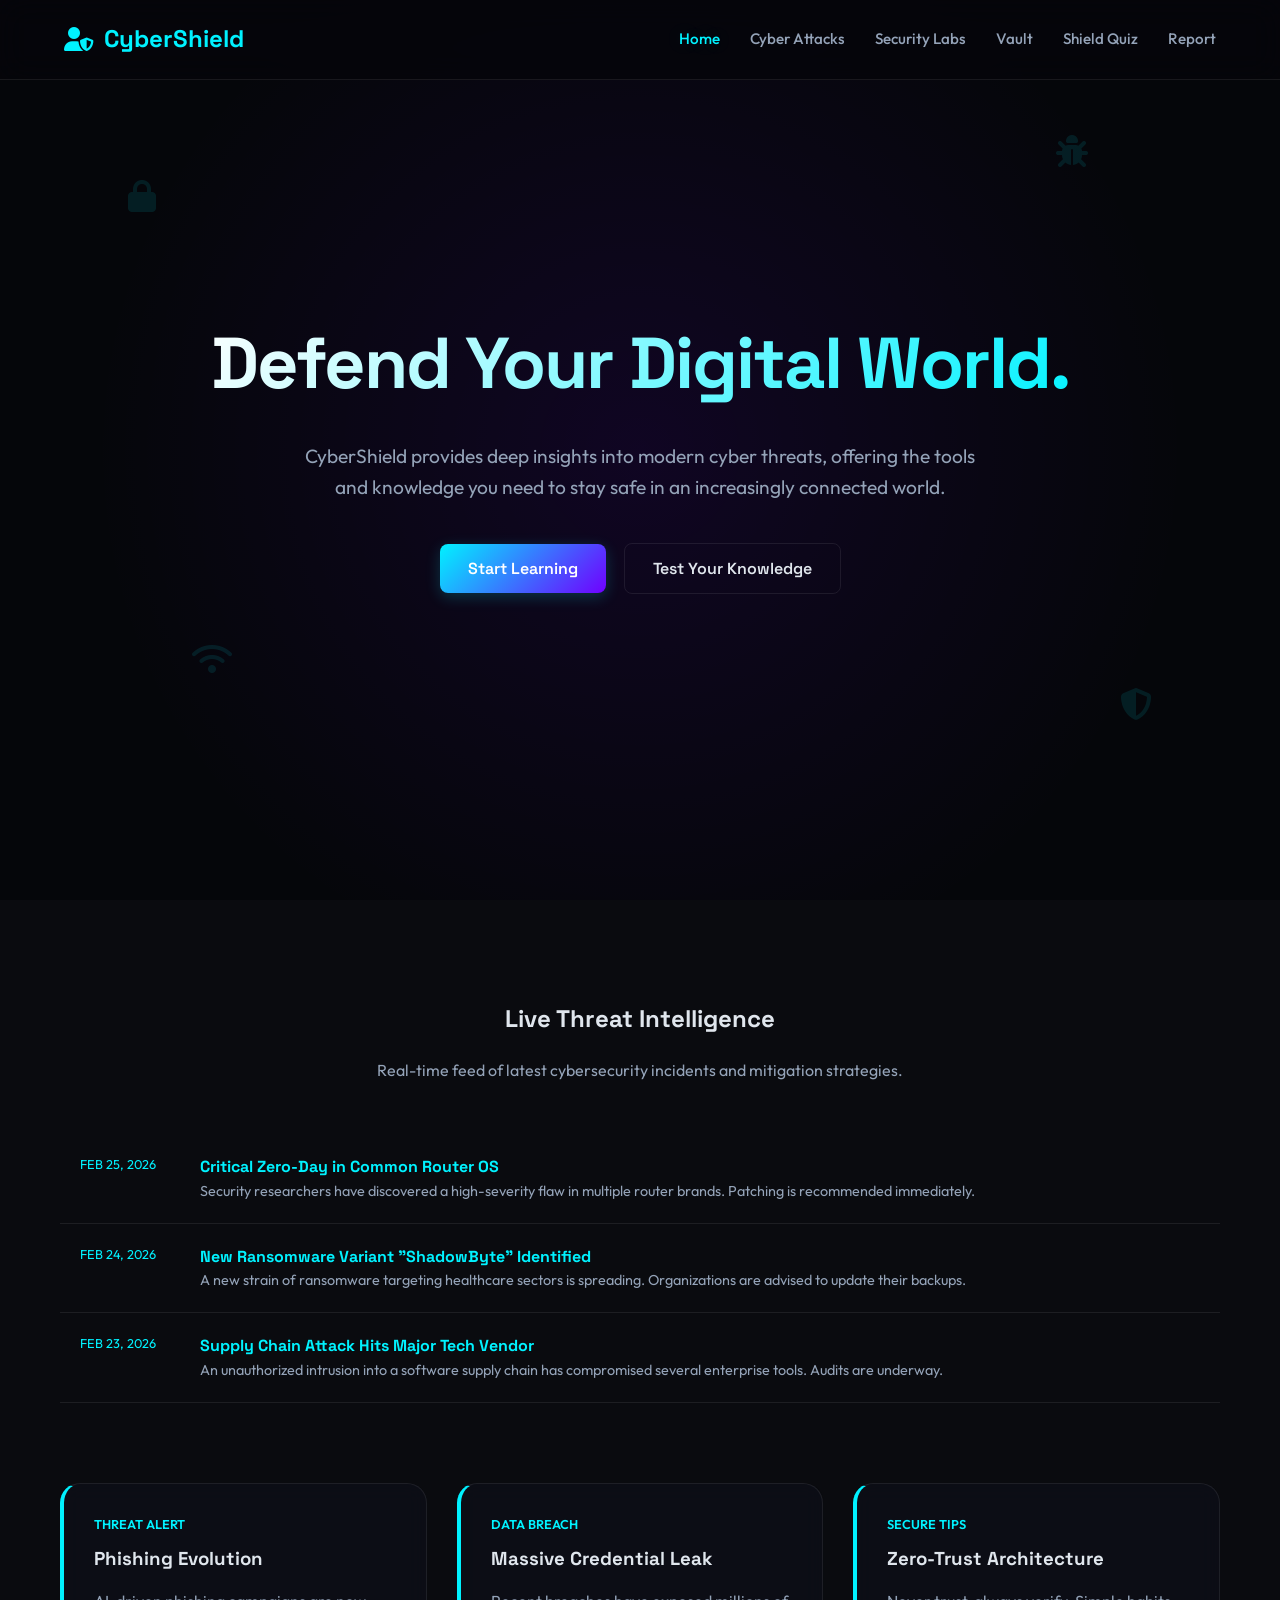
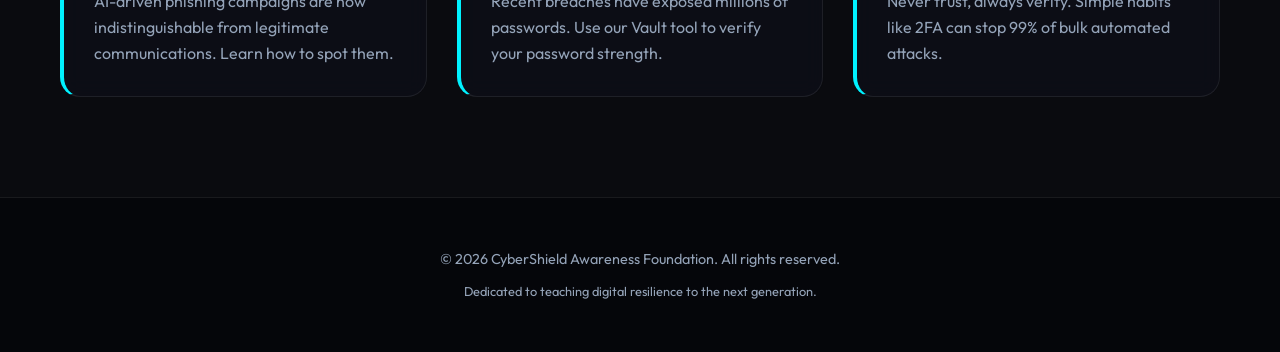
<file: index.html>
<!DOCTYPE html>
<html lang="en">

<head>
    <meta charset="UTF-8">
    <meta name="viewport" content="width=device-width, initial-scale=1.0">
    <title>CyberShield | Your Digital Fortress</title>
    <link rel="stylesheet" href="styles.css">
    <link rel="stylesheet" href="https://cdnjs.cloudflare.com/ajax/libs/font-awesome/6.4.0/css/all.min.css">
    <style>
        .hero {
            height: 100vh;
            display: flex;
            align-items: center;
            justify-content: center;
            text-align: center;
            background: radial-gradient(circle at 50% 50%, rgba(112, 0, 255, 0.1) 0%, transparent 70%);
            position: relative;
        }

        .hero h1 {
            font-size: 4.5rem;
            background: linear-gradient(135deg, #fff 0%, #00f2ff 100%);
            -webkit-background-clip: text;
            background-clip: text;
            -webkit-text-fill-color: transparent;
            margin-bottom: 20px;
            letter-spacing: -2px;
        }

        .hero p {
            font-size: 1.2rem;
            color: var(--text-dim);
            max-width: 700px;
            margin: 0 auto 40px;
        }

        .hero-graphics {
            position: absolute;
            width: 100%;
            height: 100%;
            pointer-events: none;
            z-index: -1;
        }

        .floating-icon {
            position: absolute;
            color: var(--accent-primary);
            opacity: 0.1;
            font-size: 2rem;
            animation: float 5s infinite ease-in-out;
        }

        .news-grid {
            display: grid;
            grid-template-columns: repeat(auto-fit, minmax(300px, 1fr));
            gap: 30px;
            margin-top: 50px;
        }

        .news-card {
            border-left: 4px solid var(--accent-primary);
        }

        .news-tag {
            font-size: 0.8rem;
            color: var(--accent-primary);
            text-transform: uppercase;
            font-weight: 600;
            margin-bottom: 10px;
            display: block;
        }
    </style>
</head>

<body>
    <nav>
        <a href="index.html" class="logo">
            <i class="fas fa-user-shield"></i>
            <span>CyberShield</span>
        </a>
        <div class="nav-links">
            <a href="index.html">Home</a>
            <a href="attacks.html">Cyber Attacks</a>
            <a href="labs.html">Security Labs</a>
            <a href="password.html">Vault</a>
            <a href="quiz.html">Shield Quiz</a>
            <a href="contact.html">Report</a>
        </div>
    </nav>

    <main>
        <section class="hero">
            <div class="container">
                <h1 class="reveal">Defend Your Digital World.</h1>
                <p class="reveal" style="transition-delay: 0.2s">CyberShield provides deep insights into modern cyber
                    threats, offering the tools and knowledge you need to stay safe in an increasingly connected world.
                </p>
                <div class="reveal" style="transition-delay: 0.4s">
                    <a href="attacks.html" class="btn btn-primary">Start Learning</a>
                    <a href="quiz.html" class="btn"
                        style="color: var(--text-main); border: 1px solid var(--border); margin-left: 15px;">Test Your
                        Knowledge</a>
                </div>
            </div>

            <div class="hero-graphics">
                <i class="fas fa-lock floating-icon" style="top: 20%; left: 10%; animation-delay: 0s;"></i>
                <i class="fas fa-bug floating-icon" style="top: 15%; right: 15%; animation-delay: 1s;"></i>
                <i class="fas fa-wifi floating-icon" style="bottom: 25%; left: 15%; animation-delay: 2s;"></i>
                <i class="fas fa-shield-alt floating-icon" style="bottom: 20%; right: 10%; animation-delay: 3s;"></i>
            </div>
        </section>

        <section class="section-padding" style="background: rgba(255,255,255,0.02)">
            <div class="container">
                <div class="reveal" style="text-align: center; margin-bottom: 50px;">
                    <h2>Live Threat Intelligence</h2>
                    <p style="color: var(--text-dim); max-width: 800px; margin: 20px auto;">Real-time feed of latest
                        cybersecurity incidents and mitigation strategies.</p>
                </div>

                <div class="news-feed" id="live-news">
                    <div class="news-item reveal">
                        <div class="news-date">FEB 25, 2026</div>
                        <div class="news-info">
                            <h4 style="color: var(--accent-primary)">Critical Zero-Day in Common Router OS</h4>
                            <p style="color: var(--text-dim); font-size: 0.9rem;">Security researchers have discovered a
                                high-severity flaw in multiple router brands. Patching is recommended immediately.</p>
                        </div>
                    </div>
                </div>

                <div class="news-grid" style="margin-top: 80px;">
                    <div class="glass-card news-card reveal">
                        <span class="news-tag">Threat Alert</span>
                        <h3>Phishing Evolution</h3>
                        <p style="margin-top: 15px; color: var(--text-dim);">AI-driven phishing campaigns are now
                            indistinguishable from legitimate communications. Learn how to spot them.</p>
                    </div>
                    <div class="glass-card news-card reveal" style="transition-delay: 0.1s">
                        <span class="news-tag">Data Breach</span>
                        <h3>Massive Credential Leak</h3>
                        <p style="margin-top: 15px; color: var(--text-dim);">Recent breaches have exposed millions of
                            passwords. Use our Vault tool to verify your password strength.</p>
                    </div>
                    <div class="glass-card news-card reveal" style="transition-delay: 0.2s">
                        <span class="news-tag">Secure Tips</span>
                        <h3>Zero-Trust Architecture</h3>
                        <p style="margin-top: 15px; color: var(--text-dim);">Never trust, always verify. Simple habits
                            like 2FA can stop 99% of bulk automated attacks.</p>
                    </div>
                </div>
            </div>
        </section>
    </main>

    <footer>
        <div class="container">
            <p>&copy; 2026 CyberShield Awareness Foundation. All rights reserved.</p>
            <p style="margin-top: 10px; font-size: 0.8rem;">Dedicated to teaching digital resilience to the next
                generation.</p>
        </div>
    </footer>

    <script src="script.js"></script>
</body>

</html>
</file>
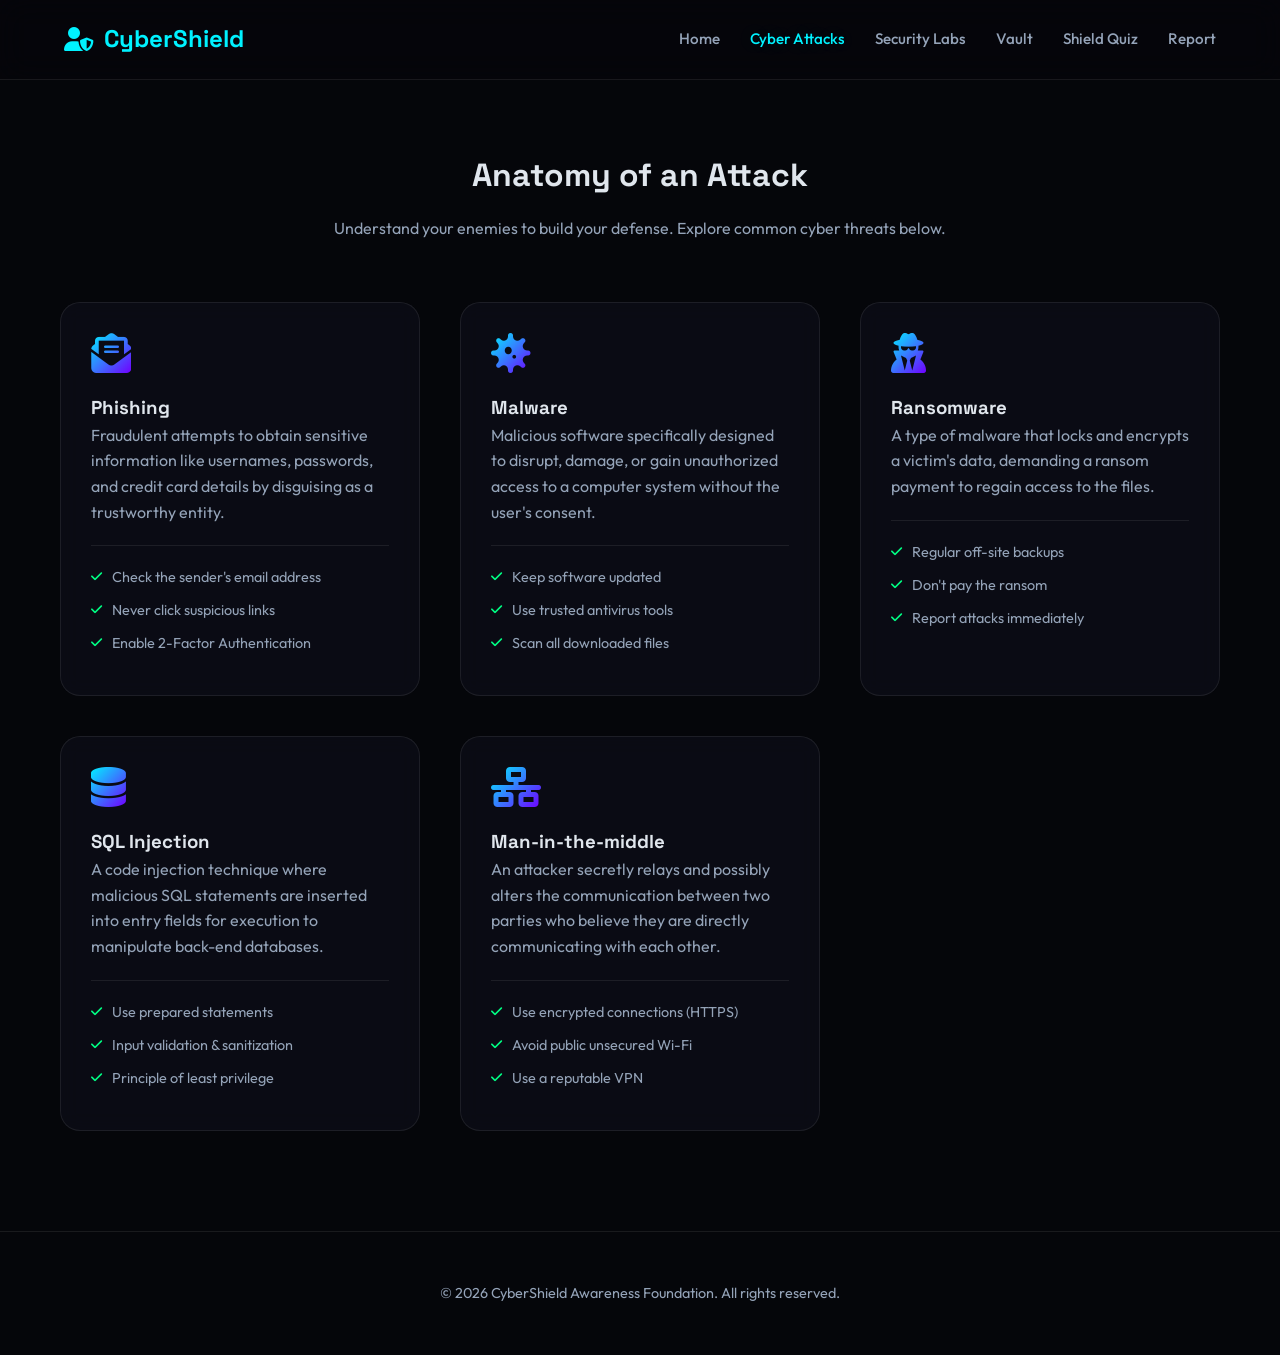
<file: attacks.html>
<!DOCTYPE html>
<html lang="en">

<head>
    <meta charset="UTF-8">
    <meta name="viewport" content="width=device-width, initial-scale=1.0">
    <title>Threat Intel | CyberShield</title>
    <link rel="stylesheet" href="styles.css">
    <link rel="stylesheet" href="https://cdnjs.cloudflare.com/ajax/libs/font-awesome/6.4.0/css/all.min.css">
    <style>
        .page-header {
            padding: 150px 0 60px;
            background: linear-gradient(to bottom, rgba(5, 6, 10, 1), transparent);
            text-align: center;
        }

        .threat-grid {
            display: grid;
            grid-template-columns: repeat(auto-fit, minmax(350px, 1fr));
            gap: 40px;
            margin-bottom: 100px;
        }

        .threat-card {
            transition: all 0.4s cubic-bezier(0.175, 0.885, 0.32, 1.275);
            position: relative;
            overflow: hidden;
        }

        .threat-card:hover {
            transform: scale(1.02);
            border-color: var(--accent-primary);
        }

        .threat-icon {
            font-size: 2.5rem;
            margin-bottom: 20px;
            background: linear-gradient(135deg, var(--accent-primary), var(--accent-secondary));
            -webkit-background-clip: text;
            background-clip: text;
            -webkit-text-fill-color: transparent;
        }

        .prevention-list {
            list-style: none;
            margin-top: 20px;
            padding-top: 20px;
            border-top: 1px solid var(--border);
        }

        .prevention-list li {
            margin-bottom: 10px;
            font-size: 0.9rem;
            display: flex;
            align-items: center;
            gap: 10px;
            color: var(--text-dim);
        }

        .prevention-list li i {
            color: var(--success);
            font-size: 0.8rem;
        }
    </style>
</head>

<body>
    <nav>
        <a href="index.html" class="logo">
            <i class="fas fa-user-shield"></i>
            <span>CyberShield</span>
        </a>
        <div class="nav-links">
            <a href="index.html">Home</a>
            <a href="attacks.html">Cyber Attacks</a>
            <a href="labs.html">Security Labs</a>
            <a href="password.html">Vault</a>
            <a href="quiz.html">Shield Quiz</a>
            <a href="contact.html">Report</a>
        </div>
    </nav>

    <header class="page-header">
        <div class="container reveal">
            <h1>Anatomy of an Attack</h1>
            <p style="color: var(--text-dim); margin-top: 15px;">Understand your enemies to build your defense. Explore
                common cyber threats below.</p>
        </div>
    </header>

    <main class="container">
        <div class="threat-grid">
            <!-- Phishing -->
            <div class="glass-card threat-card reveal">
                <i class="fas fa-envelope-open-text threat-icon"></i>
                <h3>Phishing</h3>
                <p style="color: var(--text-dim);">Fraudulent attempts to obtain sensitive information like usernames,
                    passwords, and credit card details by disguising as a trustworthy entity.</p>
                <ul class="prevention-list">
                    <li><i class="fas fa-check"></i> Check the sender's email address</li>
                    <li><i class="fas fa-check"></i> Never click suspicious links</li>
                    <li><i class="fas fa-check"></i> Enable 2-Factor Authentication</li>
                </ul>
            </div>

            <!-- Malware -->
            <div class="glass-card threat-card reveal" style="transition-delay: 0.1s">
                <i class="fas fa-virus threat-icon"></i>
                <h3>Malware</h3>
                <p style="color: var(--text-dim);">Malicious software specifically designed to disrupt, damage, or gain
                    unauthorized access to a computer system without the user's consent.</p>
                <ul class="prevention-list">
                    <li><i class="fas fa-check"></i> Keep software updated</li>
                    <li><i class="fas fa-check"></i> Use trusted antivirus tools</li>
                    <li><i class="fas fa-check"></i> Scan all downloaded files</li>
                </ul>
            </div>

            <!-- Ransomware -->
            <div class="glass-card threat-card reveal" style="transition-delay: 0.2s">
                <i class="fas fa-user-secret threat-icon"></i>
                <h3>Ransomware</h3>
                <p style="color: var(--text-dim);">A type of malware that locks and encrypts a victim's data, demanding
                    a ransom payment to regain access to the files.</p>
                <ul class="prevention-list">
                    <li><i class="fas fa-check"></i> Regular off-site backups</li>
                    <li><i class="fas fa-check"></i> Don't pay the ransom</li>
                    <li><i class="fas fa-check"></i> Report attacks immediately</li>
                </ul>
            </div>

            <!-- SQL Injection -->
            <div class="glass-card threat-card reveal">
                <i class="fas fa-database threat-icon"></i>
                <h3>SQL Injection</h3>
                <p style="color: var(--text-dim);">A code injection technique where malicious SQL statements are
                    inserted into entry fields for execution to manipulate back-end databases.</p>
                <ul class="prevention-list">
                    <li><i class="fas fa-check"></i> Use prepared statements</li>
                    <li><i class="fas fa-check"></i> Input validation & sanitization</li>
                    <li><i class="fas fa-check"></i> Principle of least privilege</li>
                </ul>
            </div>

            <!-- MITM -->
            <div class="glass-card threat-card reveal" style="transition-delay: 0.1s">
                <i class="fas fa-network-wired threat-icon"></i>
                <h3>Man-in-the-middle</h3>
                <p style="color: var(--text-dim);">An attacker secretly relays and possibly alters the communication
                    between two parties who believe they are directly communicating with each other.</p>
                <ul class="prevention-list">
                    <li><i class="fas fa-check"></i> Use encrypted connections (HTTPS)</li>
                    <li><i class="fas fa-check"></i> Avoid public unsecured Wi-Fi</li>
                    <li><i class="fas fa-check"></i> Use a reputable VPN</li>
                </ul>
            </div>
        </div>
    </main>

    <footer>
        <div class="container">
            <p>&copy; 2026 CyberShield Awareness Foundation. All rights reserved.</p>
        </div>
    </footer>

    <script src="script.js"></script>
</body>

</html>
</file>
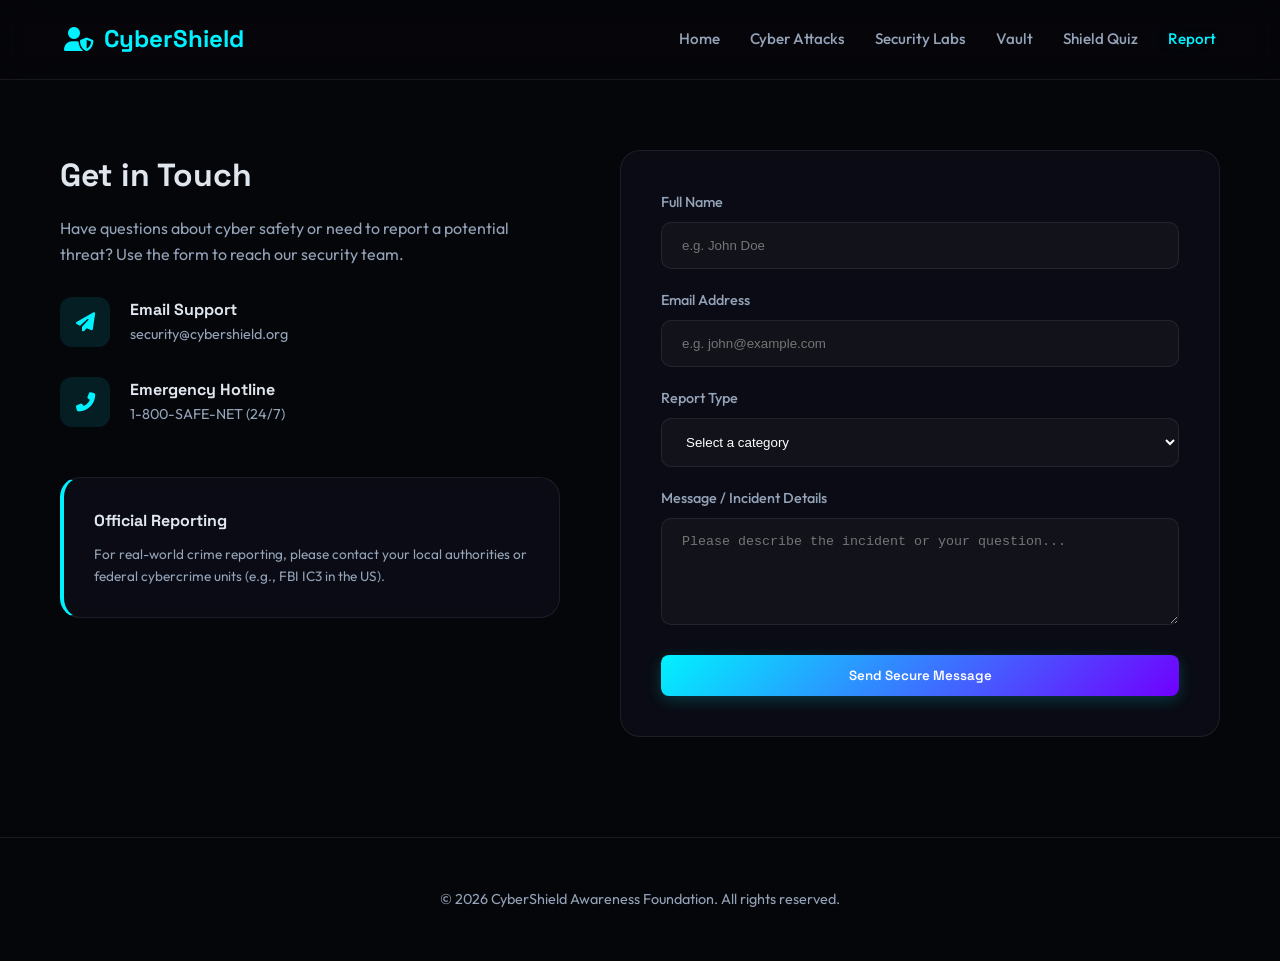
<file: contact.html>
<!DOCTYPE html>
<html lang="en">

<head>
    <meta charset="UTF-8">
    <meta name="viewport" content="width=device-width, initial-scale=1.0">
    <title>Report & Contact | CyberShield</title>
    <link rel="stylesheet" href="styles.css">
    <link rel="stylesheet" href="https://cdnjs.cloudflare.com/ajax/libs/font-awesome/6.4.0/css/all.min.css">
    <style>
        .contact-grid {
            display: grid;
            grid-template-columns: 1fr 1.2fr;
            gap: 60px;
            margin: 150px auto 100px;
        }

        .info-card {
            padding: 40px;
            height: fit-content;
        }

        .contact-form {
            display: grid;
            gap: 20px;
        }

        .form-group {
            display: grid;
            gap: 8px;
        }

        label {
            font-size: 0.9rem;
            color: var(--text-dim);
            font-weight: 500;
        }

        input,
        textarea,
        select {
            width: 100%;
            padding: 15px 20px;
            background: rgba(255, 255, 255, 0.03);
            border: 1px solid var(--border);
            border-radius: 10px;
            color: #fff;
            outline: none;
            transition: all 0.3s;
        }

        input:focus,
        textarea:focus,
        select:focus {
            border-color: var(--accent-primary);
            background: rgba(255, 255, 255, 0.05);
        }

        .contact-item {
            display: flex;
            gap: 20px;
            margin-top: 30px;
        }

        .item-icon {
            width: 50px;
            height: 50px;
            background: rgba(0, 242, 255, 0.1);
            border-radius: 12px;
            display: flex;
            align-items: center;
            justify-content: center;
            color: var(--accent-primary);
            font-size: 1.2rem;
            flex-shrink: 0;
        }

        @media (max-width: 900px) {
            .contact-grid {
                grid-template-columns: 1fr;
            }
        }
    </style>
</head>

<body>
    <nav>
        <a href="index.html" class="logo">
            <i class="fas fa-user-shield"></i>
            <span>CyberShield</span>
        </a>
        <div class="nav-links">
            <a href="index.html">Home</a>
            <a href="attacks.html">Cyber Attacks</a>
            <a href="labs.html">Security Labs</a>
            <a href="password.html">Vault</a>
            <a href="quiz.html">Shield Quiz</a>
            <a href="contact.html">Report</a>
        </div>
    </nav>

    <main class="container">
        <div class="contact-grid">
            <!-- Sidebar Info -->
            <div class="reveal">
                <h1>Get in Touch</h1>
                <p style="color: var(--text-dim); margin-top: 15px;">Have questions about cyber safety or need to report
                    a potential threat? Use the form to reach our security team.</p>

                <div class="contact-item">
                    <div class="item-icon"><i class="fas fa-paper-plane"></i></div>
                    <div>
                        <h4 style="color: var(--text-main)">Email Support</h4>
                        <p style="color: var(--text-dim); font-size: 0.9rem;">security@cybershield.org</p>
                    </div>
                </div>

                <div class="contact-item">
                    <div class="item-icon"><i class="fas fa-phone-alt"></i></div>
                    <div>
                        <h4 style="color: var(--text-main)">Emergency Hotline</h4>
                        <p style="color: var(--text-dim); font-size: 0.9rem;">1-800-SAFE-NET (24/7)</p>
                    </div>
                </div>

                <div class="glass-card" style="margin-top: 50px; border-left: 4px solid var(--accent-primary)">
                    <h4 style="margin-bottom: 10px;">Official Reporting</h4>
                    <p style="color: var(--text-dim); font-size: 0.85rem;">For real-world crime reporting, please
                        contact your local authorities or federal cybercrime units (e.g., FBI IC3 in the US).</p>
                </div>
            </div>

            <!-- Contact Form -->
            <div class="glass-card info-card reveal" style="transition-delay: 0.1s">
                <form class="contact-form"
                    onsubmit="event.preventDefault(); alert('Message sent successfully! Our team will contact you soon.'); this.reset();">
                    <div class="form-group">
                        <label>Full Name</label>
                        <input type="text" placeholder="e.g. John Doe" required>
                    </div>
                    <div class="form-group">
                        <label>Email Address</label>
                        <input type="email" placeholder="e.g. john@example.com" required>
                    </div>
                    <div class="form-group">
                        <label>Report Type</label>
                        <select required>
                            <option value="" disabled selected>Select a category</option>
                            <option value="phishing">Report Phishing</option>
                            <option value="scam">Reporting a Scam</option>
                            <option value="malware">Malware Infection</option>
                            <option value="question">General Question</option>
                        </select>
                    </div>
                    <div class="form-group">
                        <label>Message / Incident Details</label>
                        <textarea rows="5" placeholder="Please describe the incident or your question..."
                            required></textarea>
                    </div>
                    <button type="submit" class="btn btn-primary" style="margin-top: 10px;">Send Secure Message</button>
                </form>
            </div>
        </div>
    </main>

    <footer>
        <div class="container">
            <p>&copy; 2026 CyberShield Awareness Foundation. All rights reserved.</p>
        </div>
    </footer>

    <script src="script.js"></script>
</body>

</html>
</file>
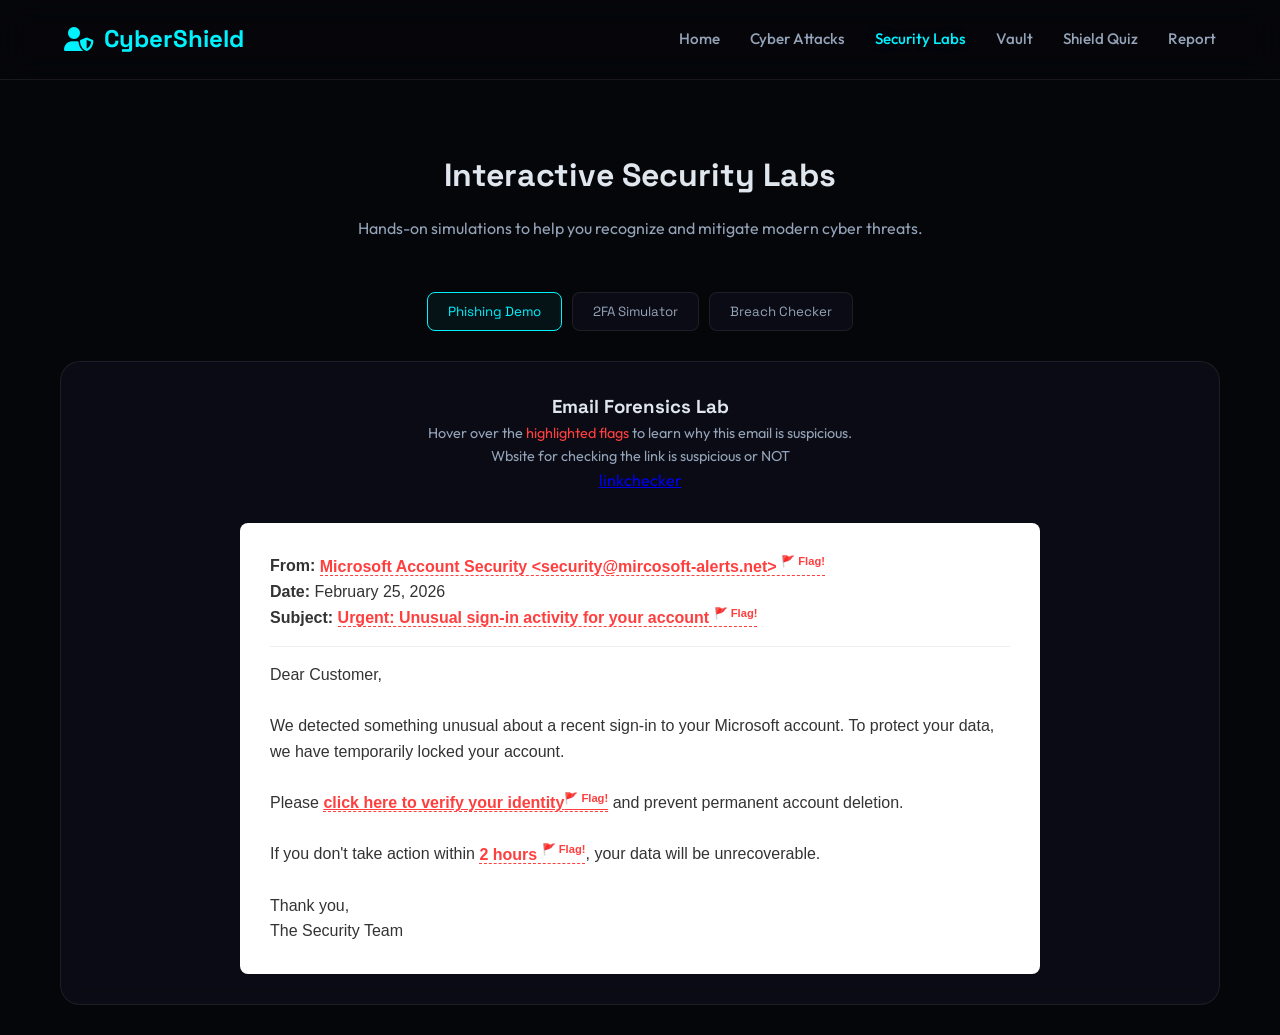
<file: labs.html>
<!DOCTYPE html>
<html lang="en">

<head>
    <meta charset="UTF-8">
    <meta name="viewport" content="width=device-width, initial-scale=1.0">
    <title>Security Labs | CyberShield</title>
    <link rel="stylesheet" href="styles.css">
    <link rel="stylesheet" href="https://cdnjs.cloudflare.com/ajax/libs/font-awesome/6.4.0/css/all.min.css">
</head>

<body>
    <nav>
        <a href="index.html" class="logo">
            <i class="fas fa-user-shield"></i>
            <span>CyberShield</span>
        </a>
        <div class="nav-links">
            <a href="index.html">Home</a>
            <a href="attacks.html">Cyber Attacks</a>
            <a href="labs.html">Security Labs</a>
            <a href="password.html">Vault</a>
            <a href="quiz.html">Shield Quiz</a>
            <a href="contact.html">Report</a>
        </div>
    </nav>

    <main class="container reveal" style="margin-top: 150px;">
        <div style="text-align: center; margin-bottom: 50px;">
            <h1>Interactive Security Labs</h1>
            <p style="color: var(--text-dim); margin-top: 15px;">Hands-on simulations to help you recognize and mitigate
                modern cyber threats.</p>
        </div>

        <div class="tabs">
            <button class="tab-btn active" onclick="showLab('phishing')">Phishing Demo</button>
            <button class="tab-btn" onclick="showLab('2fa')">2FA Simulator</button>
            <button class="tab-btn" onclick="showLab('breach')">Breach Checker</button>
        </div>

        <!-- Phishing Lab -->
        <div id="phishing" class="lab-content active glass-card">
            <div style="margin-bottom: 30px; text-align: center;">
                <h3>Email Forensics Lab</h3>
                <p style="color: var(--text-dim); font-size: 0.9rem;">Hover over the <span
                        style="color: var(--danger)">highlighted flags</span> to learn why this email is suspicious.</p>
                 <p style="color: var(--text-dim); font-size: 0.9rem;">Wbsite for checking the link is suspicious or NOT</p>
                 <a href="https://nordvpn.com/link-checker/?srsltid=AfmBOoou1St8WvekNRjxjOfh0QVdrAqqU_BdIQrMKQq5wyjQz8Vy05gG">linkchecker</a>
            </div>

            <div class="phishing-email">
                <div style="border-bottom: 1px solid #eee; padding-bottom: 15px; margin-bottom: 15px;">
                    <strong>From:</strong> <span class="red-flag">Microsoft Account Security
                        &lt;security@mircosoft-alerts.net&gt;
                        <span class="flag-tooltip">Notice the spelling: 'mircosoft' instead of 'microsoft'. Legitimate
                            companies use their verified domains.</span>
                    </span><br>
                    <strong>Date:</strong> February 25, 2026<br>
                    <strong>Subject:</strong> <span class="red-flag">Urgent: Unusual sign-in activity for your account
                        <span class="flag-tooltip">Fear and urgency are classic phishing tactics to make you act without
                            thinking.</span>
                    </span>
                </div>
                <div>
                    <p>Dear Customer,</p><br>
                    <p>We detected something unusual about a recent sign-in to your Microsoft account. To protect your
                        data, we have temporarily locked your account.</p><br>


                    <p>Please <a href="test.html" class="red-flag">click here to
                            verify your identity</a>
                            <span class="flag-tooltip">Suspicious link! Hovering reveals it points to an unknown IP or
                                third-party site, not Microsoft.com.</span>
                            </span> and prevent permanent account deletion.</p><br>
                    <p>If you don't take action within <span class="red-flag">2 hours
                            <span class="flag-tooltip">Short deadlines create panic. Real security alerts usually don't
                                threaten deletion so quickly.</span>
                        </span>, your data will be unrecoverable.</p><br>
                    <p>Thank you,<br>The Security Team</p>
                </div>
            </div>
        </div>

        <!-- 2FA Lab -->
        <div id="2fa" class="lab-content glass-card">
            <div style="text-align: center; margin-bottom: 30px;">
                <h3>Two-Factor Authentication Simulator</h3>
                <p style="color: var(--text-dim);">See why 2FA is the most effective way to stop unauthorized access.
                </p>
            </div>

            <div id="login-step" class="auth-box">
                <div style="margin-bottom: 20px;">
                    <label style="display: block; margin-bottom: 8px; font-size: 0.9rem;">Username</label>
                    <input type="text" value="john_doe_99" readonly style="background: rgba(255,255,255,0.05)">
                </div>
                <div style="margin-bottom: 30px;">
                    <label style="display: block; margin-bottom: 8px; font-size: 0.9rem;">Password</label>
                    <input type="password" value="********" readonly style="background: rgba(255,255,255,0.05)">
                </div>
                <button class="btn btn-primary" style="width: 100%" onclick="next2FAStep()">Sign In</button>
            </div>

            <div id="otp-step" class="auth-box" style="display: none;">
                <p style="text-align: center; margin-bottom: 20px;">A verification code has been sent to your registered
                    device. Enter it below:</p>
                <div class="otp-box" id="otp-inputs">
                    <input type="text" maxlength="1" class="otp-digit" oninput="focusNext(this)">
                    <input type="text" maxlength="1" class="otp-digit" oninput="focusNext(this)">
                    <input type="text" maxlength="1" class="otp-digit" oninput="focusNext(this)">
                    <input type="text" maxlength="1" class="otp-digit" oninput="focusNext(this)">
                </div>
                <p style="font-size: 0.8rem; color: var(--accent-primary); text-align: center; margin-bottom: 20px;">
                    Hint: The code is 1234 (Demo Mode)</p>
                <button class="btn btn-primary" style="width: 100%" onclick="verifyOTP()">Verify Identity</button>
            </div>

            <div id="success-step" class="auth-box" style="display: none; text-align: center;">
                <i class="fas fa-check-circle" style="font-size: 4rem; color: var(--success); margin-bottom: 20px;"></i>
                <h3>Identity Verified</h3>
                <p style="color: var(--text-dim); margin-top: 10px;">Even if a hacker knows your password, they can't
                    get in without this second step.</p>
                <button class="btn" style="margin-top: 30px; border: 1px solid var(--border); color: #fff"
                    onclick="reset2FA()">Reset Simulation</button>
            </div>
        </div>

        <!-- Breach Lab -->
        <div id="breach" class="lab-content glass-card">
            <div style="text-align: center; margin-bottom: 40px;">
                <h3>Data Breach Checker</h3>
                <p style="color: var(--text-dim);">Verify if your credentials have been leaked in known historical
                    security breaches.</p>
            </div>

            <div style="max-width: 500px; margin: 0 auto;">
                <div style="position: relative; margin-bottom: 30px;">
                    <input type="email" id="breach-email" placeholder="Enter email to check..."
                        style="width: 100%; padding: 20px;">
                    <button class="btn btn-primary"
                        style="position: absolute; right: 5px; top: 5px; padding: 10px 20px;"
                        onclick="checkBreach()">Check</button>
                </div>

                <div id="breach-result" style="display: none; padding: 30px; border-radius: 12px; text-align: center;">
                    <!-- Results injected here -->
                </div>
            </div>
        </div>
    </main>

    <script>
        function showLab(labId) {
            document.querySelectorAll('.lab-content').forEach(el => el.classList.remove('active'));
            document.querySelectorAll('.tab-btn').forEach(el => el.classList.remove('active'));

            document.getElementById(labId).classList.add('active');
            event.target.classList.add('active');
        }

        // 2FA Simulator Logic
        function next2FAStep() {
            document.getElementById('login-step').style.display = 'none';
            document.getElementById('otp-step').style.display = 'block';
        }

        function focusNext(el) {
            if (el.value.length === 1 && el.nextElementSibling) {
                el.nextElementSibling.focus();
            }
        }

        function verifyOTP() {
            const inputs = document.querySelectorAll('.otp-digit');
            let code = "";
            inputs.forEach(input => code += input.value);

            if (code === "1234") {
                document.getElementById('otp-step').style.display = 'none';
                document.getElementById('success-step').style.display = 'block';
            } else {
                alert("Invalid code. Try 1234 for the demo!");
                inputs.forEach(input => input.value = "");
                inputs[0].focus();
            }
        }

        function reset2FA() {
            document.getElementById('success-step').style.display = 'none';
            document.getElementById('login-step').style.display = 'block';
            document.querySelectorAll('.otp-digit').forEach(input => input.value = "");
        }

        // Breach Checker logic
        function checkBreach() {
            const email = document.getElementById('breach-email').value;
            const res = document.getElementById('breach-result');

            if (!email) return;

            res.style.display = 'block';
            res.innerHTML = '<i class="fas fa-spinner fa-spin"></i> Checking global breach databases...';
            res.style.background = 'rgba(255,255,255,0.03)';

            setTimeout(() => {
                const found = Math.random() > 0.5;
                if (found) {
                    res.style.background = 'rgba(0, 255, 133, 0.1)';
                    res.innerHTML = `
                        <i class="fas fa-check-shield" style="color: var(--success); font-size: 2rem; margin-bottom: 15px;"></i>
                        <h4 style="color: var(--success)">No Known Breaches Found</h4>
                        <p style="color: var(--text-dim); margin-top: 5px;">We didn't find your email in any major leaked databases. Continue following good security practices!</p>
                    `;
                } else {
                    res.style.background = 'rgba(0, 255, 133, 0.1)';
                    res.innerHTML = `
                        <i class="fas fa-check-shield" style="color: var(--success); font-size: 2rem; margin-bottom: 15px;"></i>
                        <h4 style="color: var(--success)">No Known Breaches Found</h4>
                        <p style="color: var(--text-dim); margin-top: 5px;">We didn't find your email in any major leaked databases. Continue following good security practices!</p>
                    `;
                }
            }, 1500);
        }
    </script>
    <script src="script.js"></script>
</body>


</html>
</file>
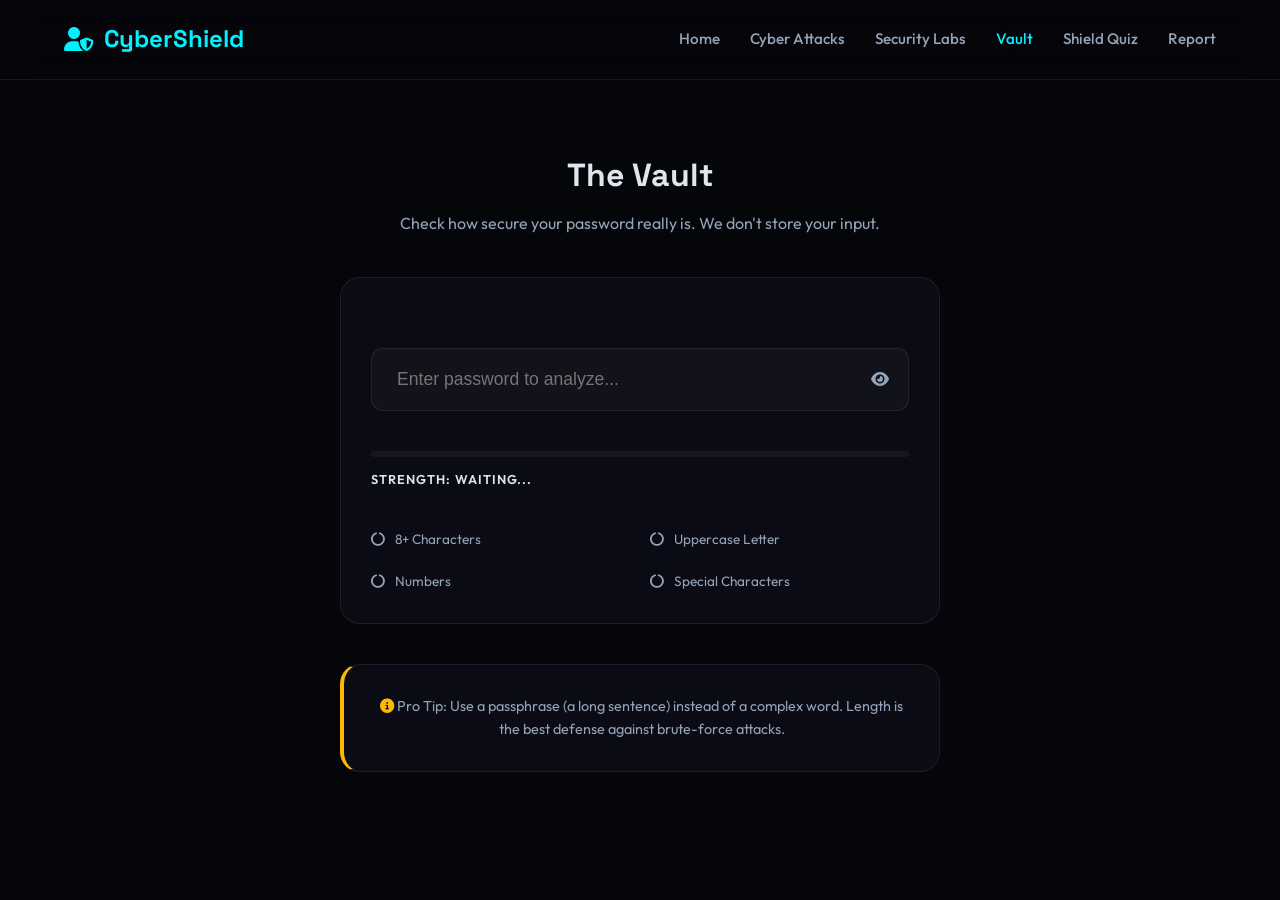
<file: password.html>
<!DOCTYPE html>
<html lang="en">

<head>
    <meta charset="UTF-8">
    <meta name="viewport" content="width=device-width, initial-scale=1.0">
    <title>Vault | CyberShield Password Checker</title>
    <link rel="stylesheet" href="styles.css">
    <link rel="stylesheet" href="https://cdnjs.cloudflare.com/ajax/libs/font-awesome/6.4.0/css/all.min.css">
    <style>
        .checker-container {
            max-width: 600px;
            margin: 150px auto 100px;
            text-align: center;
        }

        .input-group {
            position: relative;
            margin: 40px 0;
        }

        input {
            width: 100%;
            padding: 20px 25px;
            background: rgba(255, 255, 255, 0.03);
            border: 1px solid var(--border);
            border-radius: 12px;
            color: #fff;
            font-size: 1.1rem;
            outline: none;
            transition: border-color 0.3s;
        }

        input:focus {
            border-color: var(--accent-primary);
        }

        .toggle-pass {
            position: absolute;
            right: 20px;
            top: 50%;
            transform: translateY(-50%);
            cursor: pointer;
            color: var(--text-dim);
        }

        .strength-meter {
            height: 6px;
            background: rgba(255, 255, 255, 0.05);
            border-radius: 3px;
            margin-top: 15px;
            overflow: hidden;
            display: flex;
        }

        .meter-fill {
            height: 100%;
            width: 0;
            transition: all 0.4s ease;
        }

        .strength-text {
            text-align: left;
            margin-top: 12px;
            font-weight: 600;
            text-transform: uppercase;
            font-size: 0.8rem;
            letter-spacing: 1px;
        }

        .tips-grid {
            text-align: left;
            margin-top: 40px;
            display: grid;
            grid-template-columns: 1fr 1fr;
            gap: 20px;
        }

        .tip-item {
            font-size: 0.85rem;
            color: var(--text-dim);
            display: flex;
            align-items: center;
            gap: 10px;
        }

        .tip-item.active {
            color: var(--success);
        }
    </style>
</head>

<body>
    <nav>
        <a href="index.html" class="logo">
            <i class="fas fa-user-shield"></i>
            <span>CyberShield</span>
        </a>
        <div class="nav-links">
            <a href="index.html">Home</a>
            <a href="attacks.html">Cyber Attacks</a>
            <a href="labs.html">Security Labs</a>
            <a href="password.html">Vault</a>
            <a href="quiz.html">Shield Quiz</a>
            <a href="contact.html">Report</a>
        </div>
    </nav>

    <main class="container">
        <div class="checker-container reveal">
            <h1>The Vault</h1>
            <p style="color: var(--text-dim); margin-top: 10px;">Check how secure your password really is. We don't
                store your input.</p>

            <div class="glass-card" style="margin-top: 40px;">
                <div class="input-group">
                    <input type="password" id="pass-input" placeholder="Enter password to analyze...">
                    <i class="fas fa-eye toggle-pass" id="eye-icon"></i>
                </div>

                <div class="strength-meter">
                    <div class="meter-fill" id="meter"></div>
                </div>
                <div class="strength-text" id="strength-label">Strength: Waiting...</div>

                <div class="tips-grid">
                    <div class="tip-item" id="tip-length"><i class="fas fa-circle-notch"></i> 8+ Characters</div>
                    <div class="tip-item" id="tip-caps"><i class="fas fa-circle-notch"></i> Uppercase Letter</div>
                    <div class="tip-item" id="tip-numbers"><i class="fas fa-circle-notch"></i> Numbers</div>
                    <div class="tip-item" id="tip-special"><i class="fas fa-circle-notch"></i> Special Characters</div>
                </div>
            </div>

            <div class="glass-card reveal" style="margin-top: 40px; border-left: 4px solid var(--warning);">
                <p style="font-size: 0.9rem; color: var(--text-dim);"><i class="fas fa-info-circle"
                        style="color: var(--warning)"></i> Pro Tip: Use a passphrase (a long sentence) instead of a
                    complex word. Length is the best defense against brute-force attacks.</p>
            </div>
        </div>
    </main>

    <script>
        const passInput = document.getElementById('pass-input');
        const eyeIcon = document.getElementById('eye-icon');
        const meter = document.getElementById('meter');
        const label = document.getElementById('strength-label');

        const tips = {
            length: document.getElementById('tip-length'),
            caps: document.getElementById('tip-caps'),
            nums: document.getElementById('tip-numbers'),
            spec: document.getElementById('tip-special')
        };

        eyeIcon.addEventListener('click', () => {
            const type = passInput.getAttribute('type') === 'password' ? 'text' : 'password';
            passInput.setAttribute('type', type);
            eyeIcon.classList.toggle('fa-eye');
            eyeIcon.classList.toggle('fa-eye-slash');
        });

        passInput.addEventListener('input', () => {
            const val = passInput.value;
            let score = 0;

            if (val.length >= 8) { score++; tips.length.classList.add('active'); tips.length.querySelector('i').className = 'fas fa-check-circle'; }
            else { tips.length.classList.remove('active'); tips.length.querySelector('i').className = 'fas fa-circle-notch'; }

            if (/[A-Z]/.test(val)) { score++; tips.caps.classList.add('active'); tips.caps.querySelector('i').className = 'fas fa-check-circle'; }
            else { tips.caps.classList.remove('active'); tips.caps.querySelector('i').className = 'fas fa-circle-notch'; }

            if (/[0-9]/.test(val)) { score++; tips.nums.classList.add('active'); tips.nums.querySelector('i').className = 'fas fa-check-circle'; }
            else { tips.nums.classList.remove('active'); tips.nums.querySelector('i').className = 'fas fa-circle-notch'; }

            if (/[^A-Za-z0-9]/.test(val)) { score++; tips.spec.classList.add('active'); tips.spec.querySelector('i').className = 'fas fa-check-circle'; }
            else { tips.spec.classList.remove('active'); tips.spec.querySelector('i').className = 'fas fa-circle-notch'; }

            updateUI(score, val.length);
        });

        function updateUI(score, length) {
            if (length === 0) {
                meter.style.width = '0';
                label.textContent = 'Strength: Waiting...';
                label.style.color = 'inherit';
                return;
            }

            const colors = ['#ff3e3e', '#ff8e3e', '#ffb800', '#00ff85'];
            const labels = ['Weak', 'Medium', 'Good', 'Bulletproof!'];

            let finalScore = score;
            if (length < 6) finalScore = 0;
            else if (length > 12 && score >= 3) finalScore = 3;

            const index = Math.min(finalScore, 3);
            meter.style.width = (index + 1) * 25 + '%';
            meter.style.background = colors[index];
            label.textContent = `Strength: ${labels[index]}`;
            label.style.color = colors[index];
        }
    </script>
    <script src="script.js"></script>
</body>

</html>
</file>
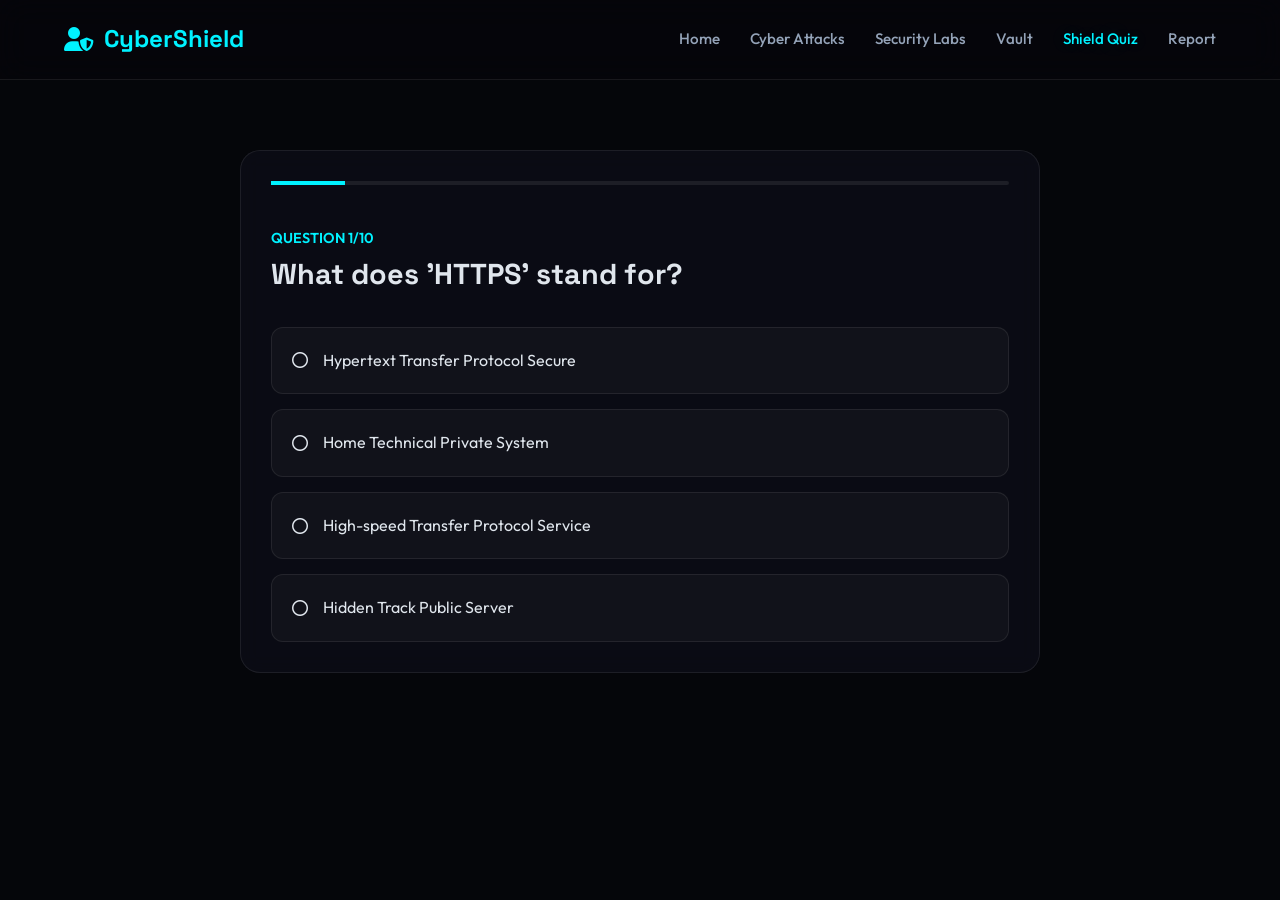
<file: quiz.html>
<!DOCTYPE html>
<html lang="en">

<head>
    <meta charset="UTF-8">
    <meta name="viewport" content="width=device-width, initial-scale=1.0">
    <title>Shield Quiz | Test Your Security Knowledge</title>
    <link rel="stylesheet" href="styles.css">
    <link rel="stylesheet" href="https://cdnjs.cloudflare.com/ajax/libs/font-awesome/6.4.0/css/all.min.css">
    <style>
        .quiz-container {
            max-width: 800px;
            margin: 150px auto 100px;
        }

        .q-progress {
            height: 4px;
            background: var(--border);
            margin-bottom: 40px;
            border-radius: 2px;
            display: flex;
        }

        .progress-fill {
            height: 100%;
            background: var(--accent-primary);
            transition: width 0.3s ease;
        }

        .question-box h2 {
            margin-bottom: 30px;
            font-size: 1.8rem;
        }

        .options-grid {
            display: grid;
            gap: 15px;
        }

        .option {
            padding: 20px;
            background: rgba(255, 255, 255, 0.03);
            border: 1px solid var(--border);
            border-radius: 12px;
            cursor: pointer;
            transition: all 0.2s;
            display: flex;
            align-items: center;
            gap: 15px;
        }

        .option:hover {
            border-color: var(--accent-primary);
            background: rgba(0, 242, 255, 0.05);
        }

        .option.selected {
            border-color: var(--accent-primary);
            background: rgba(0, 242, 255, 0.1);
        }

        .results-box {
            text-align: center;
            display: none;
        }

        .score-circle {
            width: 150px;
            height: 150px;
            border: 5px solid var(--accent-primary);
            border-radius: 50%;
            display: flex;
            flex-direction: column;
            align-items: center;
            justify-content: center;
            margin: 0 auto 30px;
        }

        .score-val {
            font-size: 3rem;
            font-weight: 700;
        }
    </style>
</head>

<body>
    <nav>
        <a href="index.html" class="logo">
            <i class="fas fa-user-shield"></i>
            <span>CyberShield</span>
        </a>
        <div class="nav-links">
            <a href="index.html">Home</a>
            <a href="attacks.html">Cyber Attacks</a>
            <a href="labs.html">Security Labs</a>
            <a href="password.html">Vault</a>
            <a href="quiz.html">Shield Quiz</a>
            <a href="contact.html">Report</a>
        </div>
    </nav>

    <main class="container">
        <div class="quiz-container glass-card reveal">
            <div id="quiz-ui">
                <div class="q-progress">
                    <div class="progress-fill" id="progress" style="width: 10%;"></div>
                </div>

                <div class="question-box">
                    <span id="q-counter"
                        style="color: var(--accent-primary); font-weight: 600; font-size: 0.9rem;">QUESTION 1/10</span>
                    <h2 id="q-text">Loading question...</h2>

                    <div class="options-grid" id="options">
                        <!-- Options injected here -->
                    </div>
                </div>
            </div>

            <div class="results-box" id="results-ui">
                <div class="score-circle">
                    <span class="score-val" id="final-score">0</span>
                    <span style="font-size: 0.8rem; color: var(--text-dim)">OUT OF 10</span>
                </div>
                <h2 id="result-title">Analyzing...</h2>
                <p id="result-desc" style="color: var(--text-dim); margin: 20px 0 40px;"></p>
                <a href="quiz.html" class="btn btn-primary">Try Again</a>
                <a href="index.html" class="btn" style="color: var(--text-main); margin-left:10px">Home</a>
            </div>
        </div>
    </main>

    <script>
        const quizData = [
            { q: "What does 'HTTPS' stand for?", a: ["Hypertext Transfer Protocol Secure", "Home Technical Private System", "High-speed Transfer Protocol Service", "Hidden Track Public Server"], c: 0 },
            { q: "Which of these is the most secure password feature?", a: ["Using your pet's name", "Using characters like $, #, @", "Using your birth year", "Using '123456'"], c: 1 },
            { q: "What is Phishing?", a: ["Catching fish online", "A type of database software", "Fraudulent emails meant to steal data", "A way to speed up your Wi-Fi"], c: 2 },
            { q: "What does 2FA stand for?", a: ["Two File Access", "Two Factor Authentication", "Total Firewall Alarm", "Technical Form Assistant"], c: 1 },
            { q: "A 'VPN' is primarily used for:", a: ["Making the internet faster", "Checking for viruses", "Encrypting your internet traffic", "Storing large files"], c: 2 },
            { q: "Common sign of a scam email?", a: ["Professional logos", "Grammar mistakes & urgency", "Personalized greeting", "The correct sender address"], c: 1 },
            { q: "What should you do after a data breach?", a: ["Nothing, it's too late", "Post about it on social media", "Change passwords & enable 2FA", "Delete your browser history"], c: 2 },
            { q: "Which is a type of Malware?", a: ["Firewall", "Router", "Ransomware", "Browser"], c: 2 },
            { q: "What does 'encryption' do?", a: ["Deletes your files", "Scrambles data to make it unreadable", "Speeds up your computer", "Connects you to Wi-Fi"], c: 1 },
            { q: "Best place to store passwords?", a: ["On a Post-it note", "In your browser autofill", "A trusted Password Manager", "In a 'passwords.txt' file"], c: 2 }
        ];

        let currentQ = 0;
        let score = 0;

        function loadQuestion() {
            const data = quizData[currentQ];
            document.getElementById('q-text').textContent = data.q;
            document.getElementById('q-counter').textContent = `QUESTION ${currentQ + 1}/10`;
            document.getElementById('progress').style.width = `${(currentQ + 1) * 10}%`;

            const optionsBox = document.getElementById('options');
            optionsBox.innerHTML = '';

            data.a.forEach((opt, idx) => {
                const div = document.createElement('div');
                div.className = 'option';
                div.innerHTML = `<i class="far fa-circle"></i> <span>${opt}</span>`;
                div.onclick = () => selectOption(idx);
                optionsBox.appendChild(div);
            });
        }

        function selectOption(idx) {
            if (idx === quizData[currentQ].c) score++;

            const options = document.querySelectorAll('.option');
            options[idx].classList.add('selected');
            options[idx].querySelector('i').className = 'fas fa-check-circle';
            options[idx].querySelector('i').style.color = 'var(--accent-primary)';

            setTimeout(() => {
                currentQ++;
                if (currentQ < quizData.length) {
                    loadQuestion();
                } else {
                    showResults();
                }
            }, 500);
        }

        function showResults() {
            document.getElementById('quiz-ui').style.display = 'none';
            const res = document.getElementById('results-ui');
            res.style.display = 'block';
            document.getElementById('final-score').textContent = score;

            const title = document.getElementById('result-title');
            const desc = document.getElementById('result-desc');

            if (score <= 4) {
                title.textContent = "Script Kiddie";
                desc.textContent = "You're just starting out! Time to read more about cyber threats on our 'Attacks' page.";
            } else if (score <= 8) {
                title.textContent = "Security Guardian";
                desc.textContent = "Great job! You have a solid grasp of digital safety, but there's still room to sharpen your skills.";
            } else {
                title.textContent = "Cyber Sentinel";
                desc.textContent = "Perfect score! You are a master of digital defense. Keep up the high standards!";
            }
        }

        loadQuestion();
    </script>
    <script src="script.js"></script>
</body>

</html>
</file>
<file: styles.css>
@import url('https://fonts.googleapis.com/css2?family=Space+Grotesk:wght@300;400;500;600;700&family=Outfit:wght@300;400;600&display=swap');

:root {
    --bg-dark: #05060a;
    --bg-card: rgba(13, 15, 25, 0.7);
    --accent-primary: #00f2ff;
    --accent-secondary: #7000ff;
    --text-main: #e0e6ed;
    --text-dim: #94a3b8;
    --danger: #ff3e3e;
    --warning: #ffb800;
    --success: #00ff85;
    --border: rgba(255, 255, 255, 0.08);
    --glow: 0 0 20px rgba(0, 242, 255, 0.15);
    --nav-height: 80px;
}

* {
    margin: 0;
    padding: 0;
    box-sizing: border-box;
}

body {
    background-color: var(--bg-dark);
    color: var(--text-main);
    font-family: 'Outfit', sans-serif;
    line-height: 1.6;
    overflow-x: hidden;
}

h1,
h2,
h3,
h4,
.logo {
    font-family: 'Space Grotesk', sans-serif;
    font-weight: 700;
}

/* Global Navigation */
nav {
    height: var(--nav-height);
    background: rgba(5, 6, 10, 0.8);
    backdrop-filter: blur(15px);
    border-bottom: 1px solid var(--border);
    position: fixed;
    top: 0;
    width: 100%;
    z-index: 1000;
    display: flex;
    justify-content: space-between;
    align-items: center;
    padding: 0 5%;
}

.logo {
    font-size: 1.5rem;
    display: flex;
    align-items: center;
    gap: 10px;
    color: var(--accent-primary);
    text-decoration: none;
}

.nav-links {
    display: flex;
    gap: 30px;
}

.nav-links a {
    text-decoration: none;
    color: var(--text-dim);
    font-weight: 500;
    transition: all 0.3s ease;
    font-size: 0.95rem;
}

.nav-links a:hover,
.nav-links a.active {
    color: var(--accent-primary);
    text-shadow: var(--glow);
}

/* Layout Utilities */
.container {
    max-width: 1200px;
    margin: 0 auto;
    padding: 0 20px;
}

.section-padding {
    padding: 100px 0;
}

/* UI Elements */
.btn {
    padding: 12px 28px;
    border-radius: 8px;
    font-weight: 600;
    cursor: pointer;
    transition: all 0.3s ease;
    border: none;
    text-decoration: none;
    display: inline-block;
    font-family: 'Space Grotesk', sans-serif;
}

.btn-primary {
    background: linear-gradient(135deg, var(--accent-primary), var(--accent-secondary));
    color: white;
    box-shadow: 0 4px 15px rgba(0, 242, 255, 0.2);
}

.btn-primary:hover {
    transform: translateY(-2px);
    box-shadow: 0 6px 20px rgba(0, 242, 255, 0.4);
}

.glass-card {
    background: var(--bg-card);
    backdrop-filter: blur(10px);
    border: 1px solid var(--border);
    border-radius: 20px;
    padding: 30px;
}

/* Animations */
.reveal {
    opacity: 0;
    transform: translateY(30px);
    transition: all 0.8s ease-out;
}

.reveal.active {
    opacity: 1;
    transform: translateY(0);
}

@keyframes float {
    0% {
        transform: translateY(0px);
    }

    50% {
        transform: translateY(-10px);
    }

    100% {
        transform: translateY(0px);
    }
}

/* Labs & Interactive Components */
.tabs {
    display: flex;
    gap: 10px;
    margin-bottom: 30px;
    justify-content: center;
}

.tab-btn {
    padding: 10px 20px;
    background: var(--bg-card);
    border: 1px solid var(--border);
    border-radius: 8px;
    color: var(--text-dim);
    cursor: pointer;
    transition: all 0.3s;
    font-family: 'Space Grotesk', sans-serif;
}

.tab-btn.active {
    border-color: var(--accent-primary);
    color: var(--accent-primary);
    background: rgba(0, 242, 255, 0.05);
}

.lab-content {
    display: none;
}

.lab-content.active {
    display: block;
}

/* Phishing Demo */
.phishing-email {
    background: #fff;
    color: #333;
    padding: 30px;
    border-radius: 8px;
    text-align: left;
    max-width: 800px;
    margin: 0 auto;
    font-family: Arial, sans-serif;
    position: relative;
}

.red-flag {
    color: var(--danger);
    font-weight: bold;
    cursor: help;
    border-bottom: 1px dashed var(--danger);
    position: relative;
}

.red-flag::after {
    content: "🚩 Flag!";
    font-size: 0.7rem;
    vertical-align: super;
}

.flag-tooltip {
    position: absolute;
    bottom: 100%;
    left: 50%;
    transform: translateX(-50%);
    background: #333;
    color: #fff;
    padding: 10px;
    border-radius: 5px;
    font-size: 0.8rem;
    width: 200px;
    display: none;
    z-index: 100;
}

.red-flag:hover .flag-tooltip {
    display: block;
}

/* 2FA Demo */
.auth-box {
    max-width: 400px;
    margin: 0 auto;
    padding: 30px;
}

.otp-box {
    display: flex;
    gap: 10px;
    justify-content: center;
    margin: 20px 0;
}

.otp-digit {
    width: 50px;
    height: 60px;
    background: rgba(255, 255, 255, 0.05);
    border: 1px solid var(--border);
    border-radius: 8px;
    text-align: center;
    font-size: 1.5rem;
    color: #fff;
    line-height: 60px;
}

/* News Section */
.news-feed {
    margin-top: 40px;
}

.news-item {
    display: flex;
    gap: 20px;
    padding: 20px;
    border-bottom: 1px solid var(--border);
    transition: background 0.3s;
}

.news-item:hover {
    background: rgba(255, 255, 255, 0.02);
}

.news-date {
    font-size: 0.8rem;
    color: var(--accent-primary);
    min-width: 100px;
}

footer {
    padding: 50px 0;
    border-top: 1px solid var(--border);
    text-align: center;
    color: var(--text-dim);
    font-size: 0.9rem;
}
</file>
